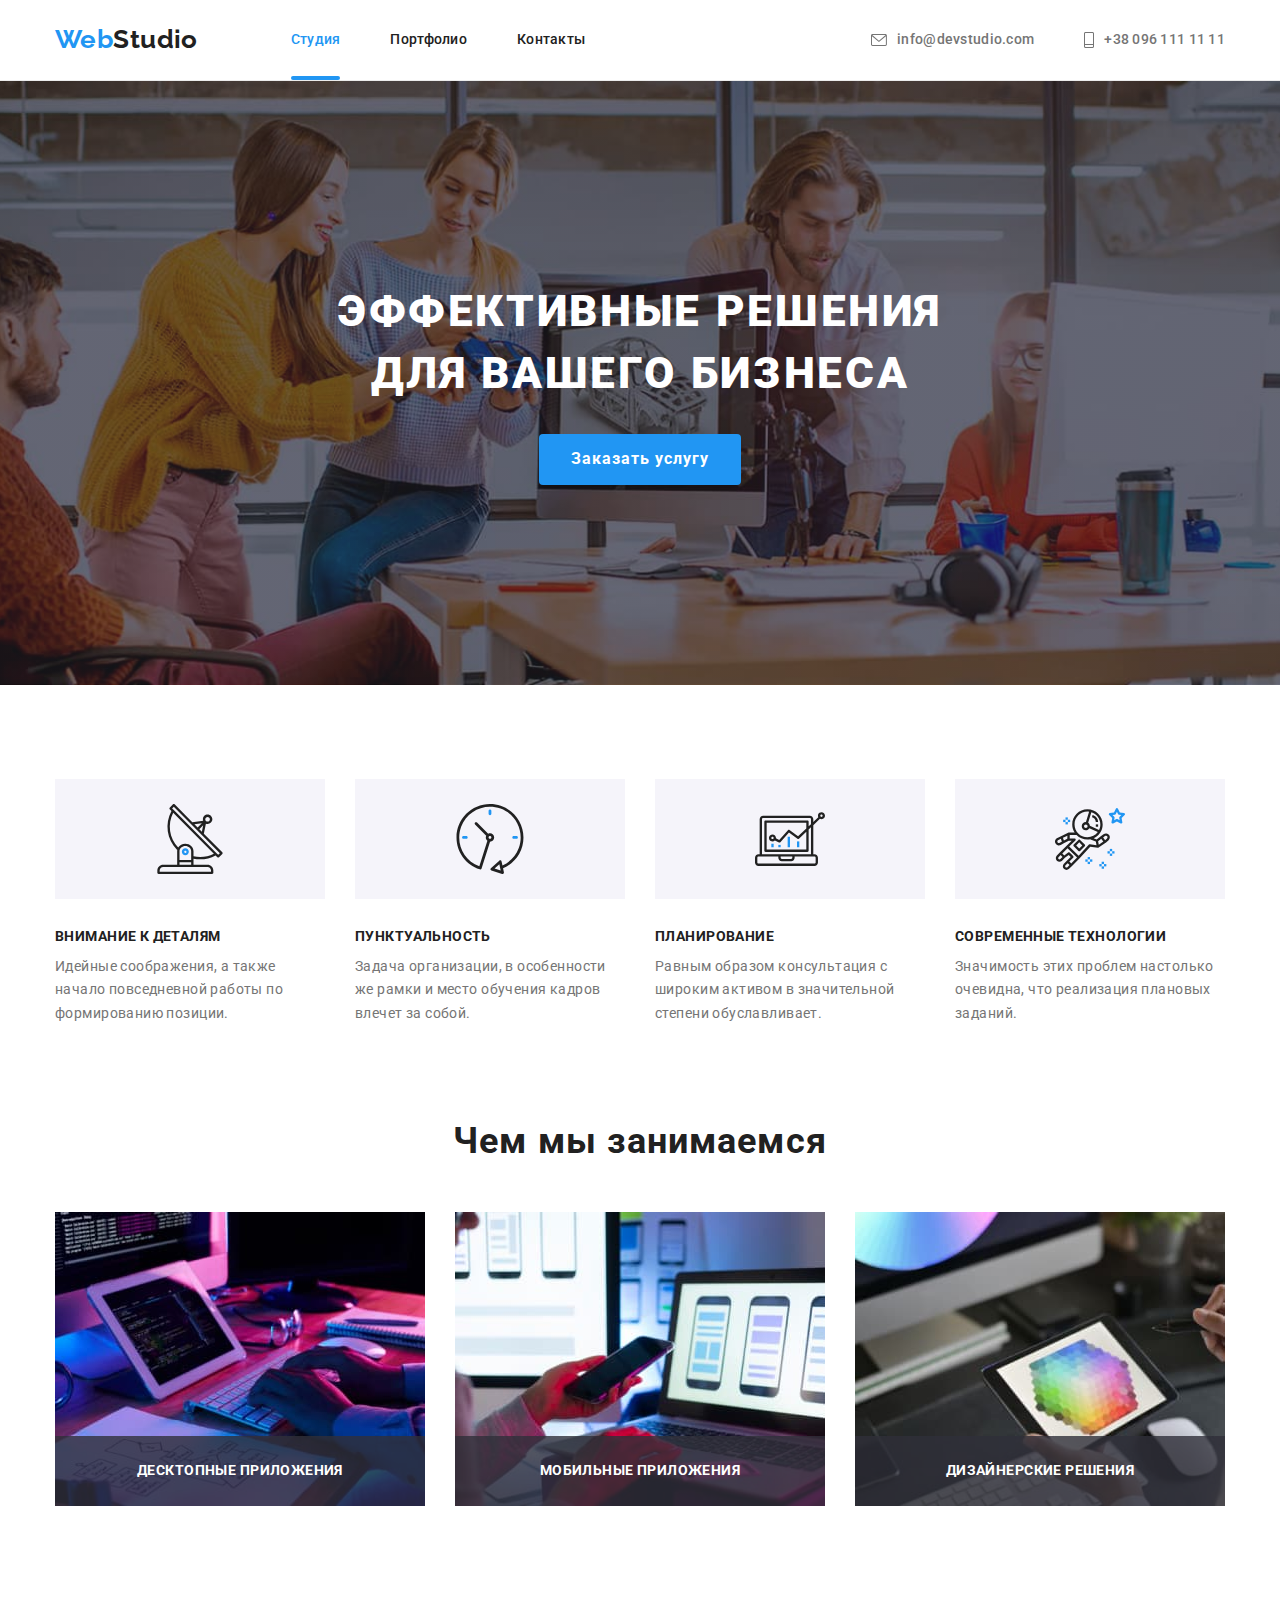
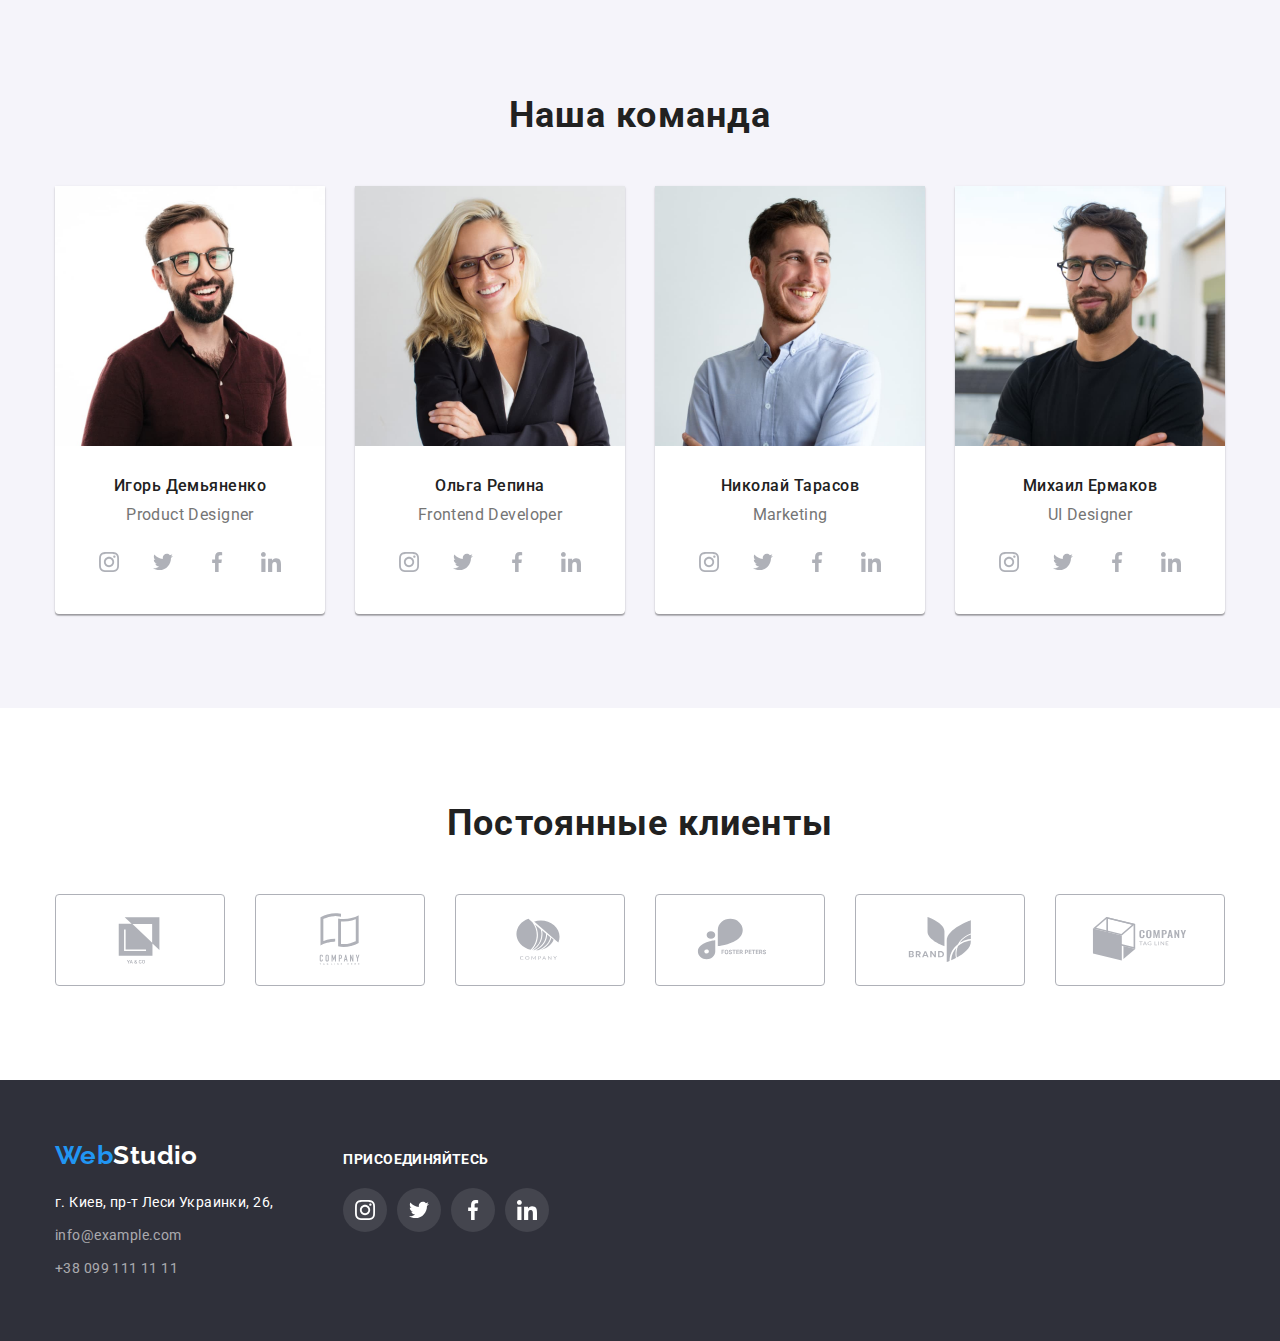
<file: index.html>
<!DOCTYPE html>
<html lang="ru">
  <head>
    <meta charset="UTF-8" />
    <meta http-equiv="X-UA-Compatible" content="IE=edge" />
    <meta name="viewport" content="width=device-width, initial-scale=1.0" />
    <title lang="en">WebStudio</title>
    <link
      href="https://fonts.googleapis.com/css2?family=Raleway:wght@700&family=Roboto:wght@400;500;700;900&display=swap"
      rel="stylesheet"
    />
    <link
      rel="stylesheet"
      href="https://cdnjs.cloudflare.com/ajax/libs/modern-normalize/1.1.0/modern-normalize.min.css"
    />
    <link rel="stylesheet" href="./css/styles.css" />
  </head>
  <body>
    <!--Шапка в сайте-->
    <header class="header">
      <!--Навигация в шапке-->
      <div class="container header-content">
        <nav class="header-content">
          <a href="./index.html" class="logo text"><span class="logo-first">Web</span>Studio</a>
          <ul class="naw-list">
            <li class="naw-list-item">
              <a href="./index.html" class="link text current">Студия</a>
            </li>
            <li class="naw-list-item">
              <a href="./portfolio.html" target="_blank" class="link text">Портфолио</a>
            </li>
            <li class="naw-list-item"><a href="" class="link text list">Контакты</a></li>
          </ul>
        </nav>

        <!--Блок контакты-->

        <ul class="contacts-block">
          <li class="contacts-block-item">
            <a href="mailto:info@devstudio.com" class="link text">
              <svg class="contacts-block-icon" width="16px" height="12px">
                <use href="./images/sprite.svg#icon-envelope"></use>
              </svg>
              info@devstudio.com
            </a>
          </li>
          <li class="contacts-block-item">
            <a href="tel:+380961111111" class="link text"
              ><svg class="contacts-block-icon" width="10px" height="16px">
                <use href="./images/sprite.svg#icon-mobile"></use>
              </svg>
              +38 096 111 11 11
            </a>
          </li>
        </ul>
      </div>
    </header>
    <main>
      <!-- Секция Герой -->
      <section class="hero">
        <h1 class="hero-title">Эффективные решения<br />для вашего бизнеса</h1>
        <button type="button" class="button-hero" data-modal-open>Заказать услугу</button>
      </section>

      <!--Наши преимущества-->
      <section class="section">
        <div class="container">
          <!--Скрытый заголовок-->
          <h2 class="visually-hidden">Преимущества</h2>
          <ul class="benefits-list">
            <li class="benefits-item">
              <h3 class="benefits-title">Внимание к деталям</h3>
              <p>
                Идейные соображения, а также начало повседневной работы по формированию позиции.
              </p>
            </li>
            <li class="benefits-item">
              <h3 class="benefits-title">Пунктуальность</h3>
              <p>
                Задача организации, в особенности же рамки и место обучения кадров влечет за собой.
              </p>
            </li>
            <li class="benefits-item">
              <h3 class="benefits-title">Планирование</h3>
              <p>
                Равным образом консультация с широким активом в значительной степени обуславливает.
              </p>
            </li>
            <li class="benefits-item">
              <h3 class="benefits-title">Современные технологии</h3>
              <p>Значимость этих проблем настолько очевидна, что реализация плановых заданий.</p>
            </li>
          </ul>
        </div>
      </section>
      <!-- Чем мы занимаемся -->
      <section class="section about-us-section">
        <div class="container">
          <h2 class="section-title">Чем мы занимаемся</h2>
          <ul class="about-us-list">
            <li class="about-us-item">
              <div class="about-us-item-thumb">
                <img src="./images/img.jpg" alt="Десктопные приложения" width="370" height="294" />

                <p class="about-us-item-text">Десктопные приложения</p>
              </div>
            </li>
            <li class="about-us-item">
              <div class="about-us-item-thumb">
                <img src="./images/img1.jpg" alt="Мобильные приложения" width="370" height="294" />
                <p class="about-us-item-text">Мобильные приложения</p>
              </div>
            </li>
            <li class="about-us-item">
              <div class="about-us-item-thumb">
                <img src="./images/img2.jpg" alt="Мобильные приложения" width="370" height="294" />
                <p class="about-us-item-text">Дизайнерские решения</p>
              </div>
            </li>
          </ul>
        </div>
      </section>
      <!--Наша команда-->
      <section class="section team">
        <div class="container">
          <h2 class="section-title">Наша команда</h2>
          <ul class="team-list">
            <li class="team-item">
              <img src="./images/img3.jpg" alt="Photo" width="270" height="260" />
              <h3 class="team-title">Игорь Демьяненко</h3>
              <p lang="en">Product Designer</p>
              <ul class="social-icons-list">
                <li class="social-icons-item">
                  <a href="">
                    <svg class="icon" width="44" height="44">
                      <use href="./images/sprite.svg#icon-instagram"></use>
                    </svg>
                  </a>
                </li>
                <li class="social-icons-item">
                  <a href="">
                    <svg class="icon" width="44" height="44">
                      <use href="./images/sprite.svg#icon-twitter"></use>
                    </svg>
                  </a>
                </li>
                <li class="social-icons-item">
                  <a href="">
                    <svg class="icon" width="44" height="44">
                      <use href="./images/sprite.svg#icon-facebook"></use>
                    </svg>
                  </a>
                </li>
                <li class="social-icons-item">
                  <a href="">
                    <svg class="icon" width="44" height="44">
                      <use href="./images/sprite.svg#icon-linkedin"></use>
                    </svg>
                  </a>
                </li>
              </ul>
            </li>
            <li class="team-item">
              <img src="./images/img4.jpg" alt="Photo" width="270" height="260" />
              <h3 class="team-title">Ольга Репина</h3>
              <p lang="en">Frontend Developer</p>
              <ul class="social-icons-list">
                <li class="social-icons-item">
                  <a href="">
                    <svg class="icon" width="44" height="44">
                      <use href="./images/sprite.svg#icon-instagram"></use>
                    </svg>
                  </a>
                </li>
                <li class="social-icons-item">
                  <a href="">
                    <svg class="icon" width="44" height="44">
                      <use href="./images/sprite.svg#icon-twitter"></use>
                    </svg>
                  </a>
                </li>
                <li class="social-icons-item">
                  <a href="">
                    <svg class="icon" width="44" height="44">
                      <use href="./images/sprite.svg#icon-facebook"></use>
                    </svg>
                  </a>
                </li>
                <li class="social-icons-item">
                  <a href="">
                    <svg class="icon" width="44" height="44">
                      <use href="./images/sprite.svg#icon-linkedin"></use>
                    </svg>
                  </a>
                </li>
              </ul>
            </li>
            <li class="team-item">
              <img src="./images/img5.jpg" alt="Photo" width="270" height="260" />
              <h3 class="team-title">Николай Тарасов</h3>
              <p lang="en">Marketing</p>
              <ul class="social-icons-list">
                <li class="social-icons-item">
                  <a href="">
                    <svg class="icon" width="44" height="44">
                      <use href="./images/sprite.svg#icon-instagram"></use>
                    </svg>
                  </a>
                </li>
                <li class="social-icons-item">
                  <a href="">
                    <svg class="icon" width="44" height="44">
                      <use href="./images/sprite.svg#icon-twitter"></use>
                    </svg>
                  </a>
                </li>
                <li class="social-icons-item">
                  <a href="">
                    <svg class="icon" width="44" height="44">
                      <use href="./images/sprite.svg#icon-facebook"></use>
                    </svg>
                  </a>
                </li>
                <li class="social-icons-item">
                  <a href="">
                    <svg class="icon" width="44" height="44">
                      <use href="./images/sprite.svg#icon-linkedin"></use>
                    </svg>
                  </a>
                </li>
              </ul>
            </li>
            <li class="team-item">
              <img src="./images/img6.jpg" alt="Photo" width="270" height="260" />
              <h3 class="team-title">Михаил Ермаков</h3>
              <p lang="en">UI Designer</p>
              <ul class="social-icons-list">
                <li class="social-icons-item">
                  <a href="">
                    <svg class="icon" width="44" height="44">
                      <use href="./images/sprite.svg#icon-instagram"></use>
                    </svg>
                  </a>
                </li>
                <li class="social-icons-item">
                  <a href="">
                    <svg class="icon" width="44" height="44">
                      <use href="./images/sprite.svg#icon-twitter"></use>
                    </svg>
                  </a>
                </li>
                <li class="social-icons-item">
                  <a href="">
                    <svg class="icon" width="44" height="44">
                      <use href="./images/sprite.svg#icon-facebook"></use>
                    </svg>
                  </a>
                </li>
                <li class="social-icons-item">
                  <a href="">
                    <svg class="icon" width="44" height="44">
                      <use href="./images/sprite.svg#icon-linkedin"></use>
                    </svg>
                  </a>
                </li>
              </ul>
            </li>
          </ul>
        </div>
      </section>
      <!-- Наши клиенты -->
      <section class="section">
        <div class="container">
          <h2 class="section-title">Постоянные клиенты</h2>
          <ul class="our-clients-list">
            <li class="our-clients-item">
              <a href="">
                <svg class="our-clients-icon" width="106px" height="60px">
                  <use href="./images/sprite.svg#icon-logo-5"></use>
                </svg>
              </a>
            </li>
            <li class="our-clients-item">
              <a href="">
                <svg class="our-clients-icon" width="106px" height="60px">
                  <use href="./images/sprite.svg#icon-logo-4"></use>
                </svg>
              </a>
            </li>
            <li class="our-clients-item">
              <a href="">
                <svg class="our-clients-icon" width="106px" height="60px">
                  <use href="./images/sprite.svg#icon-logo-3"></use>
                </svg>
              </a>
            </li>
            <li class="our-clients-item">
              <a href="">
                <svg class="our-clients-icon" width="106px" height="60px">
                  <use href="./images/sprite.svg#icon-logo-2"></use>
                </svg>
              </a>
            </li>
            <li class="our-clients-item">
              <a href="">
                <svg class="our-clients-icon" width="106px" height="60px">
                  <use href="./images/sprite.svg#icon-logo-1"></use>
                </svg>
              </a>
            </li>
            <li class="our-clients-item">
              <a href="">
                <svg class="our-clients-icon" width="106px" height="60px">
                  <use href="./images/sprite.svg#icon-logo-6"></use>
                </svg>
              </a>
            </li>
          </ul>
        </div>
      </section>
    </main>
    <!--Футер-->
    <footer class="footer">
      <div class="container footer-container">
        <div class="footer-box">
          <a href="" class="logo-footer text"> <span class="logo-footer-first">Web</span>Studio </a>

          <address>
            <ul class="contacts-footer">
              <li><a href="" class="link-address text"> г. Киев, пр-т Леси Украинки, 26,</a></li>
              <li>
                <a href="mailto:info@example.com" class="link-mail-footer link text"
                  >info@example.com</a
                >
              </li>
              <li>
                <a href="tel:+380991111111" class="link-tel-footer link text">+38 099 111 11 11</a>
              </li>
            </ul>
          </address>
        </div>

        <div class="footer-social-box">
          <p class="footer-text">Присоединяйтесь</p>
          <ul class="footer-social-list">
            <li class="footer-social-item">
              <a href="">
                <svg class="icon-footer" width="44" height="44">
                  <use href="./images/sprite.svg#icon-instagram"></use>
                </svg>
              </a>
            </li>
            <li class="footer-social-item">
              <a href="">
                <svg class="icon-footer" width="44" height="44">
                  <use href="./images/sprite.svg#icon-twitter"></use>
                </svg>
              </a>
            </li>
            <li class="footer-social-item">
              <a href="">
                <svg class="icon-footer" width="44" height="44">
                  <use href="./images/sprite.svg#icon-facebook"></use>
                </svg>
              </a>
            </li>
            <li class="footer-social-item">
              <a href="">
                <svg class="icon-footer" width="44" height="44">
                  <use href="./images/sprite.svg#icon-linkedin"></use>
                </svg>
              </a>
            </li>
          </ul>
        </div>
      </div>
    </footer>
    <!-- Модальное окно -->
    <div class="backdrop is-hidden" data-modal>
      <div class="modal">
        <button type="button" class="modal-btn" data-modal-close>
          <svg class="modal-icon-btn" width="11" height="11">
            <use href="./images/sprite.svg#icon-cross"></use>
          </svg>
        </button>
      </div>
    </div>
    <script src="./js/modal.js"></script>
  </body>
</html>
</file>
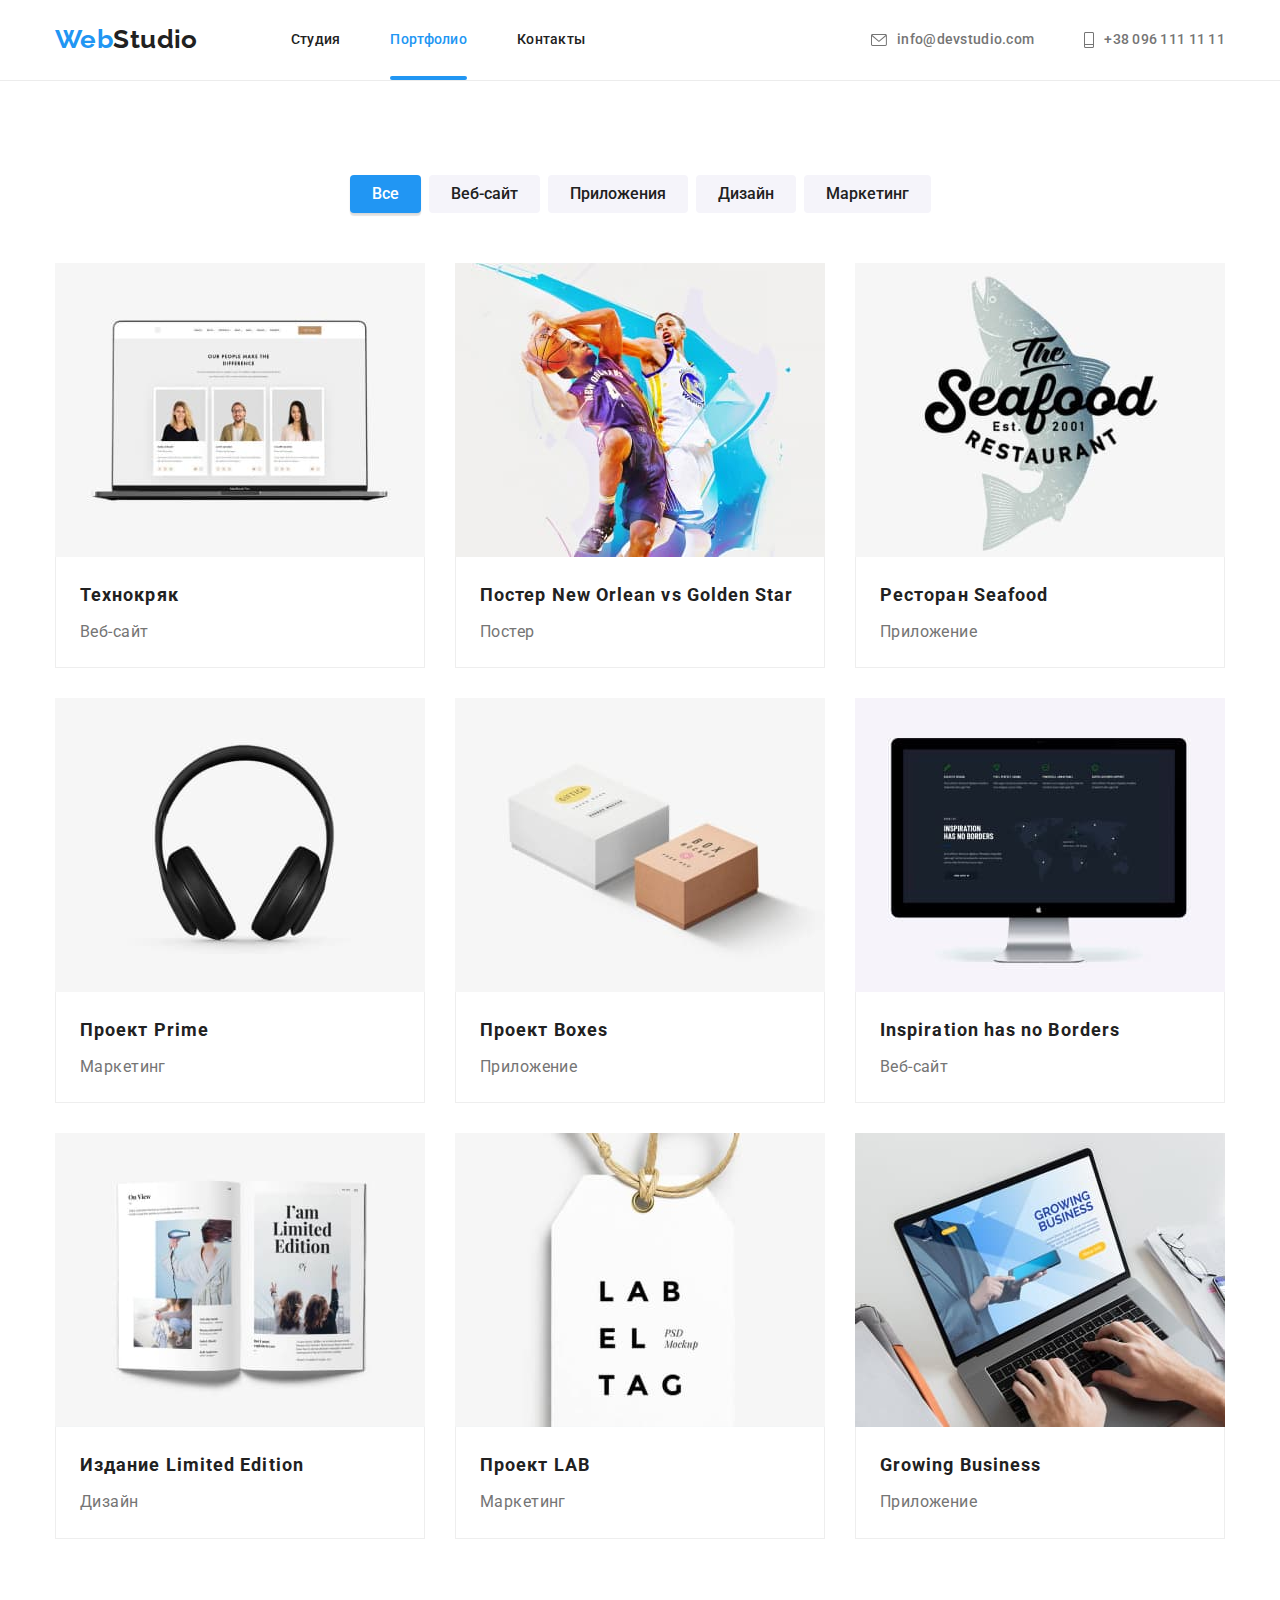
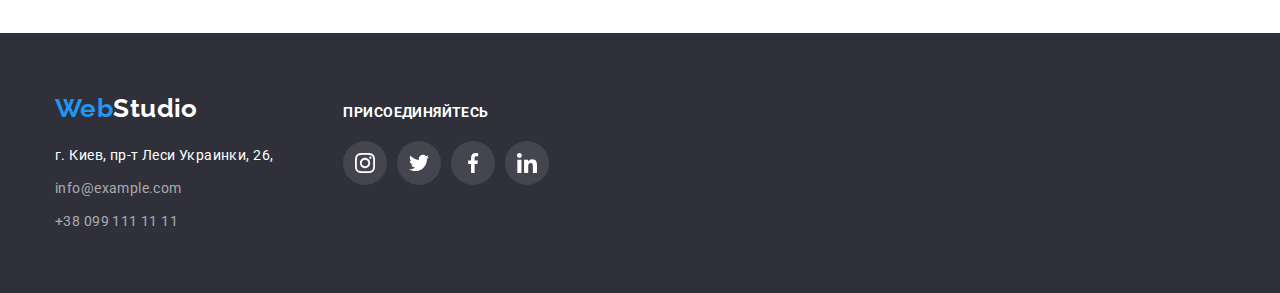
<file: portfolio.html>
<!DOCTYPE html>
<html lang="ru">
  <head>
    <meta charset="UTF-8" />
    <meta http-equiv="X-UA-Compatible" content="IE=edge" />
    <meta name="viewport" content="width=device-width, initial-scale=1.0" />
    <title lang="en">Portfolio</title>
    <link
      href="https://fonts.googleapis.com/css2?family=Raleway:wght@700&family=Roboto:wght@400;500;700;900&display=swap"
      rel="stylesheet"
    />
    <link
      rel="stylesheet"
      href="https://cdnjs.cloudflare.com/ajax/libs/modern-normalize/1.1.0/modern-normalize.min.css"
    />
    <link rel="stylesheet" href="./css/styles.css" />
  </head>
  <body>
    <!--Шапка в сайте-->
    <header class="header">
      <!--Навигация в шапке-->
      <div class="container header-content">
        <nav class="navigation header-content">
          <a href="./index.html" class="logo text"><span class="logo-first">Web</span>Studio</a>
          <ul class="naw-list">
            <li class="naw-list-item">
              <a href="./index.html" class="link text">Студия</a>
            </li>
            <li class="naw-list-item">
              <a href="./portfolio.html" target="_blank" class="link text current">Портфолио</a>
            </li>
            <li class="naw-list-item"><a href="" class="link text list">Контакты</a></li>
          </ul>
        </nav>

        <!--Блок контакты-->

        <ul class="contacts-block">
          <li class="contacts-block-item">
            <a href="mailto:info@devstudio.com" class="link text">
              <svg class="contacts-block-icon" width="16px" height="12px">
                <use href="./images/sprite.svg#icon-envelope"></use>
              </svg>
              info@devstudio.com
            </a>
          </li>
          <li class="contacts-block-item">
            <a href="tel:+380961111111" class="link text"
              ><svg class="contacts-block-icon" width="10px" height="16px">
                <use href="./images/sprite.svg#icon-mobile"></use>
              </svg>
              +38 096 111 11 11
            </a>
          </li>
        </ul>
      </div>
    </header>
    <main>
      <!--Фильтры-->
      <section class="section">
        <!--Скрытый заголовок-->
        <!-- <h1>Примеры работ</h1> -->
        <div class="container">
          <ul class="filters-list">
            <li class="filter-item">
              <button type="button" class="button-filter current">Все</button>
            </li>
            <li class="filter-item">
              <button type="button" class="button-filter">Веб-сайт</button>
            </li>
            <li class="filter-item">
              <button type="button" class="button-filter">Приложения</button>
            </li>
            <li class="filter-item">
              <button type="button" class="button-filter">Дизайн</button>
            </li>
            <li class="filter-item">
              <button type="button" class="button-filter">Маркетинг</button>
            </li>
          </ul>
          <!-- Примеры работ -->
          <ul class="works-list">
            <li class="works-list-item">
              <a href="" class="text">
                <div class="works-list-thumb">
                  <img
                    src="./images-portfolio/img-ex-1.jpg"
                    alt="Ноутбук"
                    width="370"
                    height="294"
                  />
                  <p class="works-list-thumb-text">
                    Ресурс предлагает комплексные предложения с разным уровнем функционала и
                    сервисов. Все это позволит посетителю получить исчерпывающие сведения о компании
                    или частном лице.
                  </p>
                </div>
                <div class="card-box">
                  <h2 class="works-title">Технокряк</h2>
                  <p class="works-subtitle">Веб-сайт</p>
                </div>
              </a>
            </li>
            <li class="works-list-item">
              <a href="" class="text">
                <div class="works-list-thumb">
                  <img
                    src="./images-portfolio/img-ex-2.jpg"
                    alt="Игра в футбол"
                    width="370"
                    height="294"
                  />
                  <div class="works-list-thumb-text-box">
                    <p class="works-list-thumb-text">
                      Ресурс предлагает комплексные предложения с разным уровнем функционала и
                      сервисов. Все это позволит посетителю получить исчерпывающие сведения о
                      компании или частном лице.
                    </p>
                  </div>
                </div>
                <div class="card-box">
                  <h2 lang="en" class="works-title">Постер New Orlean vs Golden Star</h2>
                  <p class="works-subtitle">Постер</p>
                </div>
              </a>
            </li>
            <li class="works-list-item">
              <a href="" class="text">
                <div class="works-list-thumb">
                  <img
                    src="./images-portfolio/img-ex-3.jpg"
                    alt="Лого Ресторана"
                    width="370"
                    height="294"
                  />
                  <div class="works-list-thumb-text-box">
                    <p class="works-list-thumb-text">
                      Ресурс предлагает комплексные предложения с разным уровнем функционала и
                      сервисов. Все это позволит посетителю получить исчерпывающие сведения о
                      компании или частном лице.
                    </p>
                  </div>
                </div>
                <div class="card-box">
                  <h2 lang="en" class="works-title">Ресторан Seafood</h2>
                  <p class="works-subtitle">Приложение</p>
                </div>
              </a>
            </li>
            <li class="works-list-item">
              <a href="" class="text">
                <div class="works-list-thumb">
                  <img
                    src="./images-portfolio/img-ex-4.jpg"
                    alt="Наушники"
                    width="370"
                    height="294"
                  />
                  <div class="works-list-thumb-text-box">
                    <p class="works-list-thumb-text">
                      Ресурс предлагает комплексные предложения с разным уровнем функционала и
                      сервисов. Все это позволит посетителю получить исчерпывающие сведения о
                      компании или частном лице.
                    </p>
                  </div>
                </div>
                <div class="card-box">
                  <h2 lang="en" class="works-title">Проект Prime</h2>
                  <p class="works-subtitle">Маркетинг</p>
                </div>
              </a>
            </li>
            <li class="works-list-item">
              <a href="" class="text">
                <div class="works-list-thumb">
                  <img
                    src="./images-portfolio/img-ex-5.jpg"
                    alt="Коробки"
                    width="370"
                    height="294"
                  />
                  <div class="works-list-thumb-text-box">
                    <p class="works-list-thumb-text">
                      Ресурс предлагает комплексные предложения с разным уровнем функционала и
                      сервисов. Все это позволит посетителю получить исчерпывающие сведения о
                      компании или частном лице.
                    </p>
                  </div>
                </div>
                <div class="card-box">
                  <h2 lang="en" class="works-title">Проект Boxes</h2>
                  <p class="works-subtitle">Приложение</p>
                </div>
              </a>
            </li>
            <li class="works-list-item">
              <a href="" class="text">
                <div class="works-list-thumb">
                  <img
                    src="./images-portfolio/img-ex-6.jpg"
                    alt="Монитор"
                    width="370"
                    height="294"
                  />
                  <div class="works-list-thumb-text-box">
                    <p class="works-list-thumb-text">
                      Ресурс предлагает комплексные предложения с разным уровнем функционала и
                      сервисов. Все это позволит посетителю получить исчерпывающие сведения о
                      компании или частном лице.
                    </p>
                  </div>
                </div>
                <div class="card-box">
                  <h2 lang="en" class="works-title">Inspiration has no Borders</h2>
                  <p class="works-subtitle">Веб-сайт</p>
                </div>
              </a>
            </li>
            <li class="works-list-item">
              <a href="" class="text">
                <div class="works-list-thumb">
                  <img
                    src="./images-portfolio/img-ex-7.jpg"
                    alt="Разворот кники"
                    width="370"
                    height="294"
                  />
                  <div class="works-list-thumb-text-box">
                    <p class="works-list-thumb-text">
                      Ресурс предлагает комплексные предложения с разным уровнем функционала и
                      сервисов. Все это позволит посетителю получить исчерпывающие сведения о
                      компании или частном лице.
                    </p>
                  </div>
                </div>
                <div class="card-box">
                  <h2 lang="en" class="works-title">Издание Limited Edition</h2>
                  <p class="works-subtitle">Дизайн</p>
                </div>
              </a>
            </li>
            <li class="works-list-item">
              <a href="" class="text">
                <div class="works-list-thumb">
                  <img
                    src="./images-portfolio/img-ex-8.jpg"
                    alt="Бирка-ценник"
                    width="370"
                    height="294"
                  />
                  <div class="works-list-thumb-text-box">
                    <p class="works-list-thumb-text">
                      Ресурс предлагает комплексные предложения с разным уровнем функционала и
                      сервисов. Все это позволит посетителю получить исчерпывающие сведения о
                      компании или частном лице.
                    </p>
                  </div>
                </div>
                <div class="card-box">
                  <h2 lang="en" class="works-title">Проект LAB</h2>
                  <p class="works-subtitle">Маркетинг</p>
                </div>
              </a>
            </li>
            <li class="works-list-item">
              <a href="" class="text">
                <div class="works-list-thumb">
                  <img
                    src="./images-portfolio/img-ex-9.jpg"
                    alt="Печатание на ноутбуке"
                    width="370"
                    height="294"
                  />
                  <div class="works-list-thumb-text-box">
                    <p class="works-list-thumb-text">
                      Ресурс предлагает комплексные предложения с разным уровнем функционала и
                      сервисов. Все это позволит посетителю получить исчерпывающие сведения о
                      компании или частном лице.
                    </p>
                  </div>
                </div>
                <div class="card-box">
                  <h2 lang="en" class="works-title">Growing Business</h2>
                  <p class="works-subtitle">Приложение</p>
                </div>
              </a>
            </li>
          </ul>
        </div>
      </section>
    </main>
    <!--Футер-->
    <footer class="footer">
      <div class="container footer-container">
        <div class="footer-box">
          <a href="" class="logo-footer text"> <span class="logo-footer-first">Web</span>Studio </a>

          <address>
            <ul class="contacts-footer">
              <li><a href="" class="link-address text"> г. Киев, пр-т Леси Украинки, 26,</a></li>
              <li>
                <a href="mailto:info@example.com" class="link-mail-footer link text"
                  >info@example.com</a
                >
              </li>
              <li>
                <a href="tel:+380991111111" class="link-tel-footer link text">+38 099 111 11 11</a>
              </li>
            </ul>
          </address>
        </div>

        <div class="footer-social-box">
          <p class="footer-text">Присоединяйтесь</p>
          <ul class="footer-social-list">
            <li class="footer-social-item">
              <a href="">
                <svg class="icon-footer" width="44" height="44">
                  <use href="./images/sprite.svg#icon-instagram"></use>
                </svg>
              </a>
            </li>
            <li class="footer-social-item">
              <a href="">
                <svg class="icon-footer" width="44" height="44">
                  <use href="./images/sprite.svg#icon-twitter"></use>
                </svg>
              </a>
            </li>
            <li class="footer-social-item">
              <a href="">
                <svg class="icon-footer" width="44" height="44">
                  <use href="./images/sprite.svg#icon-facebook"></use>
                </svg>
              </a>
            </li>
            <li class="footer-social-item">
              <a href="">
                <svg class="icon-footer" width="44" height="44">
                  <use href="./images/sprite.svg#icon-linkedin"></use>
                </svg>
              </a>
            </li>
          </ul>
        </div>
      </div>
    </footer>
  </body>
</html>
</file>
<file: css/styles.css>
:root {
  --title-text-color: #212121;
  --primary-text-color: #757575;
  --accent-color: #2196f3;
  --white-color: #ffffff;
  --contacts-footer-color: rgba(255, 255, 255, 0.6);
  --bg-hero-footer: #2f303a;
  --bg-grey: #f5f4fa;
  --icon-color: #afb1b8;
  --card-set-gap: 30px;
}
body {
  background-color: var(--white-color);
  color: var(--primary-text-color);
  font-family: Roboto, sans-serif;
  font-size: 14px;
  letter-spacing: 0.03em;
}
h1,
h2,
h3,
h4,
h5,
h6,
p {
  margin: 0;
  padding: 0;
}
ul,
ol {
  margin: 0;
  padding: 0;
  list-style: none;
}
img {
  display: block;
  max-width: 100%;
  height: auto;
}
/* Утилитарные классы */
.container {
  width: 1200px;
  margin-left: auto;
  margin-right: auto;
  padding-left: 15px;
  padding-right: 15px;
  /* background-color: antiquewhite; */
  /* outline: 2px solid tomato; */
}
.section {
  /* border: 1px solid black; */
  padding-top: 94px;
  padding-bottom: 94px;
}
.text {
  text-decoration: none;
}
.visually-hidden {
  position: absolute;
  width: 1px;
  height: 1px;
  margin: -1px;
  border: 0;
  padding: 0;
  white-space: nowrap;
  clip-path: inset(100%);
  clip: rect(0 0 0 0);
  overflow: hidden;
}
.is-hidden {
  opacity: 0;
  pointer-events: none;
  visibility: hidden;
}

/* Хедер */
.header {
  background-color: var(--white-color);
  border-bottom: 1px solid #ececec;
}
.header-content {
  display: flex;
  align-items: center;
}
.logo {
  margin-right: 93px;
  color: var(--title-text-color);
  font-family: Raleway, sans-serif;
  font-weight: 700;
  font-size: 26px;
  line-height: 1.2;
}
.logo-first {
  color: var(--accent-color);
  font-family: Raleway, sans-serif;
  font-weight: 700;
  font-size: 26px;
  line-height: 1.2;
}
/* Навигация шапка */

.naw-list {
  display: flex;
}
.naw-list-item:not(:last-child) {
  margin-right: 50px;
}

.naw-list .link {
  display: block;
  padding-top: 32px;
  padding-bottom: 32px;

  color: var(--title-text-color);

  font-weight: 500;
  line-height: 1.14;
  letter-spacing: 0.02em;

  transition: color 250ms cubic-bezier(0.4, 0, 0.2, 1);
}
.naw-list .link:hover,
.naw-list .link:focus {
  color: var(--accent-color);
  font-weight: 500;
  line-height: 1.14;
  letter-spacing: 0.02em;
}
.naw-list .link.current {
  position: relative;
  color: var(--accent-color);
  font-weight: 500;
  line-height: 1.14;
  letter-spacing: 0.02em;
}
.naw-list .link.current::after {
  position: absolute;
  bottom: 0;
  left: 0;

  content: '';
  display: inline-block;
  width: 100%;
  height: 4px;
  background: var(--accent-color);
  border-radius: 2px;
}
/* Блок контакты */
.contacts-block {
  display: flex;
  margin-left: auto;
}
.contacts-block-item:not(:last-child) {
  margin-right: 50px;
}
.contacts-block .link {
  display: flex;
  align-items: center;
  padding-top: 32px;
  padding-bottom: 32px;

  color: var(--primary-text-color);
  font-weight: 500;

  line-height: 1.14;
  letter-spacing: 0.02em;

  transition: color 250ms cubic-bezier(0.4, 0, 0.2, 1);
}
.contacts-block .link:hover,
.contacts-block .link:focus {
  color: var(--accent-color);
}

.contacts-block-icon {
  margin-right: 10px;
  fill: currentColor;
}

/* Герой */
.hero-box {
  max-width: 1600px;
  margin-left: auto;
  margin-right: auto;
}
.hero {
  max-width: 1600px;
  margin-left: auto;
  margin-right: auto;
  padding-top: 200px;
  padding-bottom: 200px;

  text-align: center;

  background-color: var(--bg-hero-footer);
  background-image: linear-gradient(to right, rgba(47, 48, 58, 0.4) 40%, rgba(47, 48, 58, 0.4)),
    url(../images/Img-hero.jpg);
  background-repeat: no-repeat;
  background-size: cover;
  background-position: center;
}
.hero-title {
  margin-bottom: var(--card-set-gap);

  font-weight: 900;
  font-size: 44px;
  line-height: 1.4;
  letter-spacing: 0.06em;
  text-transform: uppercase;

  color: var(--white-color);
}
/* Кнопка */
.button-hero {
  padding: 10px 32px 10px 32px;

  box-shadow: 0px 4px 4px rgba(0, 0, 0, 0.15);
  border-radius: 4px;
  border: none;

  background-color: var(--accent-color);
  color: var(--white-color);

  font-family: inherit;
  font-weight: 700;
  font-size: 16px;
  line-height: 1.9;
  letter-spacing: 0.06em;

  cursor: pointer;
  transition: background-color 250ms cubic-bezier(0.4, 0, 0.2, 1);
}
.button-hero:hover {
  background-color: #188ce8;
}
/* Преимущества */

.benefits-list {
  display: flex;
  flex-wrap: wrap;

  margin-left: calc(-1 * var(--card-set-gap));
}
.benefits-item {
  flex-basis: calc(100% / 4 - var(--card-set-gap));

  margin-left: var(--card-set-gap);
}
.benefits-item::before {
  display: block;
  content: '';
  height: 120px;
  margin-bottom: var(--card-set-gap);

  background-color: var(--bg-grey);
  background-repeat: no-repeat;
  background-size: auto auto;
  background-position: 50% 50%;
}
.benefits-item:first-child::before {
  background-image: url(../images/antenna\ 1.svg);
}
.benefits-item:nth-child(2)::before {
  background-image: url(../images/clock\ 1.svg);
}
.benefits-item:nth-child(3)::before {
  background-image: url(../images/diagram\ 1.svg);
}
.benefits-item:last-child::before {
  background-image: url(../images/astronaut\ 1.svg);
}

.benefits-title {
  margin-bottom: 10px;

  font-size: 14px;
  line-height: 1.14;
  letter-spacing: 0.03em;
  text-transform: uppercase;

  color: var(--title-text-color);
}
.benefits-list p {
  line-height: 1.7;
}
/* Секция */
.section-title {
  margin-bottom: 50px;

  font-size: 36px;
  line-height: 1.17;
  letter-spacing: 0.03em;
  text-align: center;

  color: var(--title-text-color);
}
/* Чем мы занимаемся */
.about-us-section {
  padding-top: 0;
}
.about-us-list {
  display: flex;
  flex-wrap: wrap;

  margin-left: calc(-1 * var(--card-set-gap));
  margin-bottom: calc(-1 * var(--card-set-gap));
}

.about-us-item {
  position: relative;

  flex-basis: calc(100% / 3 - var(--card-set-gap));
  margin-left: var(--card-set-gap);
  margin-bottom: var(--card-set-gap);
}
.about-us-item-thumb {
  position: relative;
  display: flex;
  align-items: center;
}
.about-us-item-thumb::before {
  content: '';
  position: absolute;
  bottom: 0;
  width: 100%;
  height: 70px;

  background-color: rgba(47, 48, 58, 0.8);
}

.about-us-item-text {
  position: absolute;
  width: 100%;

  margin-top: 251px;
  margin-bottom: 27px;

  font-weight: 700;
  line-height: 1.14;
  text-align: center;
  text-transform: uppercase;

  color: var(--white-color);
}

/* Наша команда */
.team {
  background-color: var(--bg-grey);
}
.team-list {
  display: flex;
  flex-wrap: wrap;
  margin-left: calc(-1 * var(--card-set-gap));
}
.team-item {
  flex-basis: calc(100% / 4 - var(--card-set-gap));
  margin-left: var(--card-set-gap);

  box-shadow: 0px 1px 3px rgba(0, 0, 0, 0.12), 0px 1px 1px rgba(0, 0, 0, 0.14),
    0px 2px 1px rgba(0, 0, 0, 0.2);
  border-radius: 0px 0px 4px 4px;

  background-color: var(--white-color);
}

.team-item > img {
  margin-bottom: var(--card-set-gap);
}
.team-title {
  margin-bottom: 10px;

  color: var(--title-text-color);

  font-weight: 500;
  font-size: 16px;
  line-height: 1.19;
  letter-spacing: 0.03em;
  text-align: center;
}
.team-list p {
  margin-bottom: 16px;
  font-size: 16px;
  line-height: 1.19;
  text-align: center;
}
/*-------Соц-сети Команда------ */
.social-icons-list {
  display: flex;

  margin-right: 32px;
  margin-bottom: 30px;
  margin-left: 32px;
}
.social-icons-item {
  flex-basis: calc(100% / 4 - 10px);
  margin-right: 10px;
}
.social-icons-item:last-child {
  margin-right: 0;
}
.social-icons-item > a {
  display: block;
  width: 44px;
  height: 44px;

  border-radius: 50%;

  color: var(--icon-color);

  transition: color 250ms cubic-bezier(0.4, 0, 0.2, 1),
    background-color 250ms cubic-bezier(0.4, 0, 0.2, 1);
}
.social-icons-item > a:hover {
  background-color: var(--accent-color);
  color: var(--white-color);
}
.icon {
  fill: currentColor;
}

/*-------------- Наши клиенты --------------------------------*/
.our-clients-list {
  display: flex;
  flex-wrap: wrap;
  margin-right: calc(-1 * var(--card-set-gap));
}
.our-clients-item {
  flex-basis: calc(100% / 6 - var(--card-set-gap));
  margin-right: var(--card-set-gap);
}
.our-clients-item:last-child {
  margin-right: 0;
}
.our-clients-item > a {
  display: flex;
  width: 170px;
  height: 92px;

  align-items: center;
  justify-content: center;

  border: 1px solid var(--icon-color);
  border-radius: 4px;

  color: var(--icon-color);
  transition: color 250ms cubic-bezier(0.4, 0, 0.2, 1), border 250ms cubic-bezier(0.4, 0, 0.2, 1);
}
.our-clients-item > a:hover,
.our-clients-item > a:focus {
  border: 1px solid var(--accent-color);
  color: var(--accent-color);
}
.our-clients-icon {
  fill: currentColor;
}
/* Футтер */
.footer {
  padding-top: 60px;
  padding-bottom: 60px;
  background-color: var(--bg-hero-footer);
}

/* ------------------------------------------ */
.footer-container {
  display: flex;
  align-items: baseline;
}
.footer-social-box {
  margin-left: 70px;
}
.footer-text {
  margin-bottom: 20px;

  font-weight: 700;
  font-size: 14px;
  line-height: 1.14;
  letter-spacing: 0.03em;
  text-transform: uppercase;

  color: var(--white-color);
}
.footer-social-list {
  display: flex;
  flex-wrap: wrap;
  margin-right: -10px;
}
.footer-social-item > a {
  display: block;
  width: 44px;
  height: 44px;
  border-radius: 50%;

  background-color: rgba(255, 255, 255, 0.1);
  color: var(--white-color);
  transition: background-color 250ms cubic-bezier(0.4, 0, 0.2, 1);
}
.footer-social-item > a:hover {
  background-color: var(--accent-color);
}
.footer-social-item {
  flex-basis: calc(100% / 4 - 10px);
  margin-right: 10px;
}
.footer-social-item:last-child {
  margin-right: 0;
}
.icon-footer {
  fill: currentColor;
}
/* ------------------------------------------ */

.logo-footer {
  display: inline;

  font-family: Raleway, sans-serif;
  font-weight: 700;
  font-size: 26px;
  line-height: 1.2;

  color: var(--white-color);
}
.logo-footer-first {
  display: inline-block;
  margin-bottom: 20px;
  color: var(--accent-color);
  font-family: Raleway, sans-serif;
  font-weight: 700;
  font-size: 26px;
  line-height: 1.2;
}

.contacts-footer .link-address {
  display: inline-block;
  margin-bottom: 9px;

  font-style: normal;
  line-height: 1.7;

  color: var(--white-color);
  transition: color 250ms cubic-bezier(0.4, 0, 0.2, 1);
}
.contacts-footer .link-address:hover,
.contacts-footer .link-address:focus {
  color: var(--accent-color);
}
.link-mail-footer {
  display: inline-block;
  margin-bottom: 9px;
}
.link-tel-footer {
  display: inline-block;
}
.contacts-footer .link {
  font-style: normal;
  line-height: 1.7;
  color: var(--contacts-footer-color);
  transition: color 250ms cubic-bezier(0.4, 0, 0.2, 1);
}
.contacts-footer .link:hover,
.contacts-footer .link:focus {
  color: var(--accent-color);
}

/* Страница Портфолио Фильтр*/
.filters-list {
  display: flex;
  justify-content: center;
  margin-bottom: 50px;
}
.button-filter {
  padding: 6px 22px 6px 22px;
  border: none;
  border-radius: 4px;

  font-family: inherit;
  font-weight: 500;
  font-size: 16px;
  line-height: 1.6;
  text-align: center;

  background-color: #f5f4fa;
  color: var(--title-text-color);
  cursor: pointer;
  transition: background-color 250ms cubic-bezier(0.4, 0, 0.2, 1),
    color 250ms cubic-bezier(0.4, 0, 0.2, 1), box-shadow 250ms cubic-bezier(0.4, 0, 0.2, 1);
}
.button-filter:hover,
.button-filter:focus {
  background-color: var(--accent-color);
  color: var(--white-color);

  box-shadow: 0px 3px 1px rgba(0, 0, 0, 0.1), 0px 1px 2px rgba(0, 0, 0, 0.08), 0px 2px;
}
.filter-item:not(:last-child) {
  margin-right: 8px;
}

.button-filter.current {
  padding: 6px 22px 6px 22px;
  border: none;
  border-radius: 4px;

  background-color: var(--accent-color);
  color: var(--white-color);
  font-family: inherit;
  font-weight: 500;
  font-size: 16px;
  line-height: 1.6;
  text-align: center;
  box-shadow: 0px 3px 1px rgba(0, 0, 0, 0.1), 0px 1px 2px rgba(0, 0, 0, 0.08), 0px 2px;

  cursor: pointer;
}
/* Примеры работ Портофолио  */

.works-list {
  display: flex;
  flex-wrap: wrap;
  margin-left: calc(-1 * var(--card-set-gap));
  margin-top: calc(-1 * var(--card-set-gap));
}
.works-list-item {
  flex-basis: calc(100% / 3 - var(--card-set-gap));
  margin-left: var(--card-set-gap);
  margin-top: var(--card-set-gap);

  background-color: var(--white-color);
}
.works-list-item > a:hover,
.works-list-item > a:focus {
  display: block;
  box-shadow: 0px 1px 1px rgba(0, 0, 0, 0.12), 0px 4px 4px rgba(0, 0, 0, 0.06),
    1px 4px 6px rgba(0, 0, 0, 0.16);
}
.works-list-item > a:hover .works-list-thumb-text,
.works-list-item > a:focus .works-list-thumb-text {
  transform: translateY(0);
}
.works-list-thumb {
  position: relative;
  overflow: hidden;
}

.works-list-thumb-text {
  position: absolute;
  top: 0;
  right: 0;
  height: 100%;

  padding-top: 63px;
  padding-right: 24px;
  padding-bottom: 63px;
  padding-left: 24px;

  font-size: 18px;
  line-height: 1.6;

  color: var(--white-color);
  background-color: rgba(33, 150, 243, 0.9);

  transform: translateY(100%);
  transition: transform 250ms cubic-bezier(0.4, 0, 0.2, 1);
}

.card-box {
  padding-top: 20px;
  padding-right: 24px;
  padding-bottom: 20px;
  padding-left: 24px;
  border: 1px solid #eeeeee;
  border-top: none;
}
.works-title {
  color: var(--title-text-color);
  font-size: 18px;
  line-height: 2;
  letter-spacing: 0.06em;
}
.works-subtitle {
  margin-top: 4px;
  color: var(--primary-text-color);
  font-size: 16px;
  line-height: 1.9;
}

/* Модальное окно */
.backdrop {
  position: fixed;
  top: 0;
  left: 0;
  width: 100%;
  height: 100%;

  background-color: rgba(0, 0, 0, 0.2);
  transition: opacity 250ms cubic-bezier(0.4, 0, 0.2, 1),
    visibility 250ms cubic-bezier(0.4, 0, 0.2, 1);
}
.backdrop.is-hidden .modal {
  transform: scale(0.5);
}
.modal {
  position: absolute;
  top: 50%;
  left: 50%;
  transform: translate(-50%, -50%) scale(1);

  width: 528px;
  height: 581px;

  background-color: var(--white-color);
  box-shadow: 0px 1px 3px rgba(0, 0, 0, 0.12), 0px 1px 1px rgba(0, 0, 0, 0.14),
    0px 2px 1px rgba(0, 0, 0, 0.2);
  border-radius: 4px;
  transition: 250ms cubic-bezier(0.4, 0, 0.2, 1);
}
.modal-btn {
  position: absolute;
  top: 0;
  right: 0;
  display: flex;
  justify-content: center;
  align-items: center;

  width: 30px;
  height: 30px;

  margin-top: 8px;
  margin-right: 8px;

  border-radius: 50%;
  border: 1px solid rgba(0, 0, 0, 0.1);

  background-color: var(--white-color);
  color: #000000;

  cursor: pointer;
}
.modal-btn:hover {
  background-color: var(--white-color);
  color: var(--accent-color);
}
.modal-icon-btn {
  display: block;
  fill: currentColor;
}
/* #2196F3; голубой цвет
 #212121; цыет тёмный
 #757575; номер телефона параграфы
 #FFFFFF; белыйй цвет
 rgba(255, 255, 255, 0.6); коетакты в футоре
 #2F303A; бекграунд героя
 #188CE8; кнопка ховер
 #2F303A бекграунд футера
 #188CE8 кнопка хoвер*/ ;
</file>
